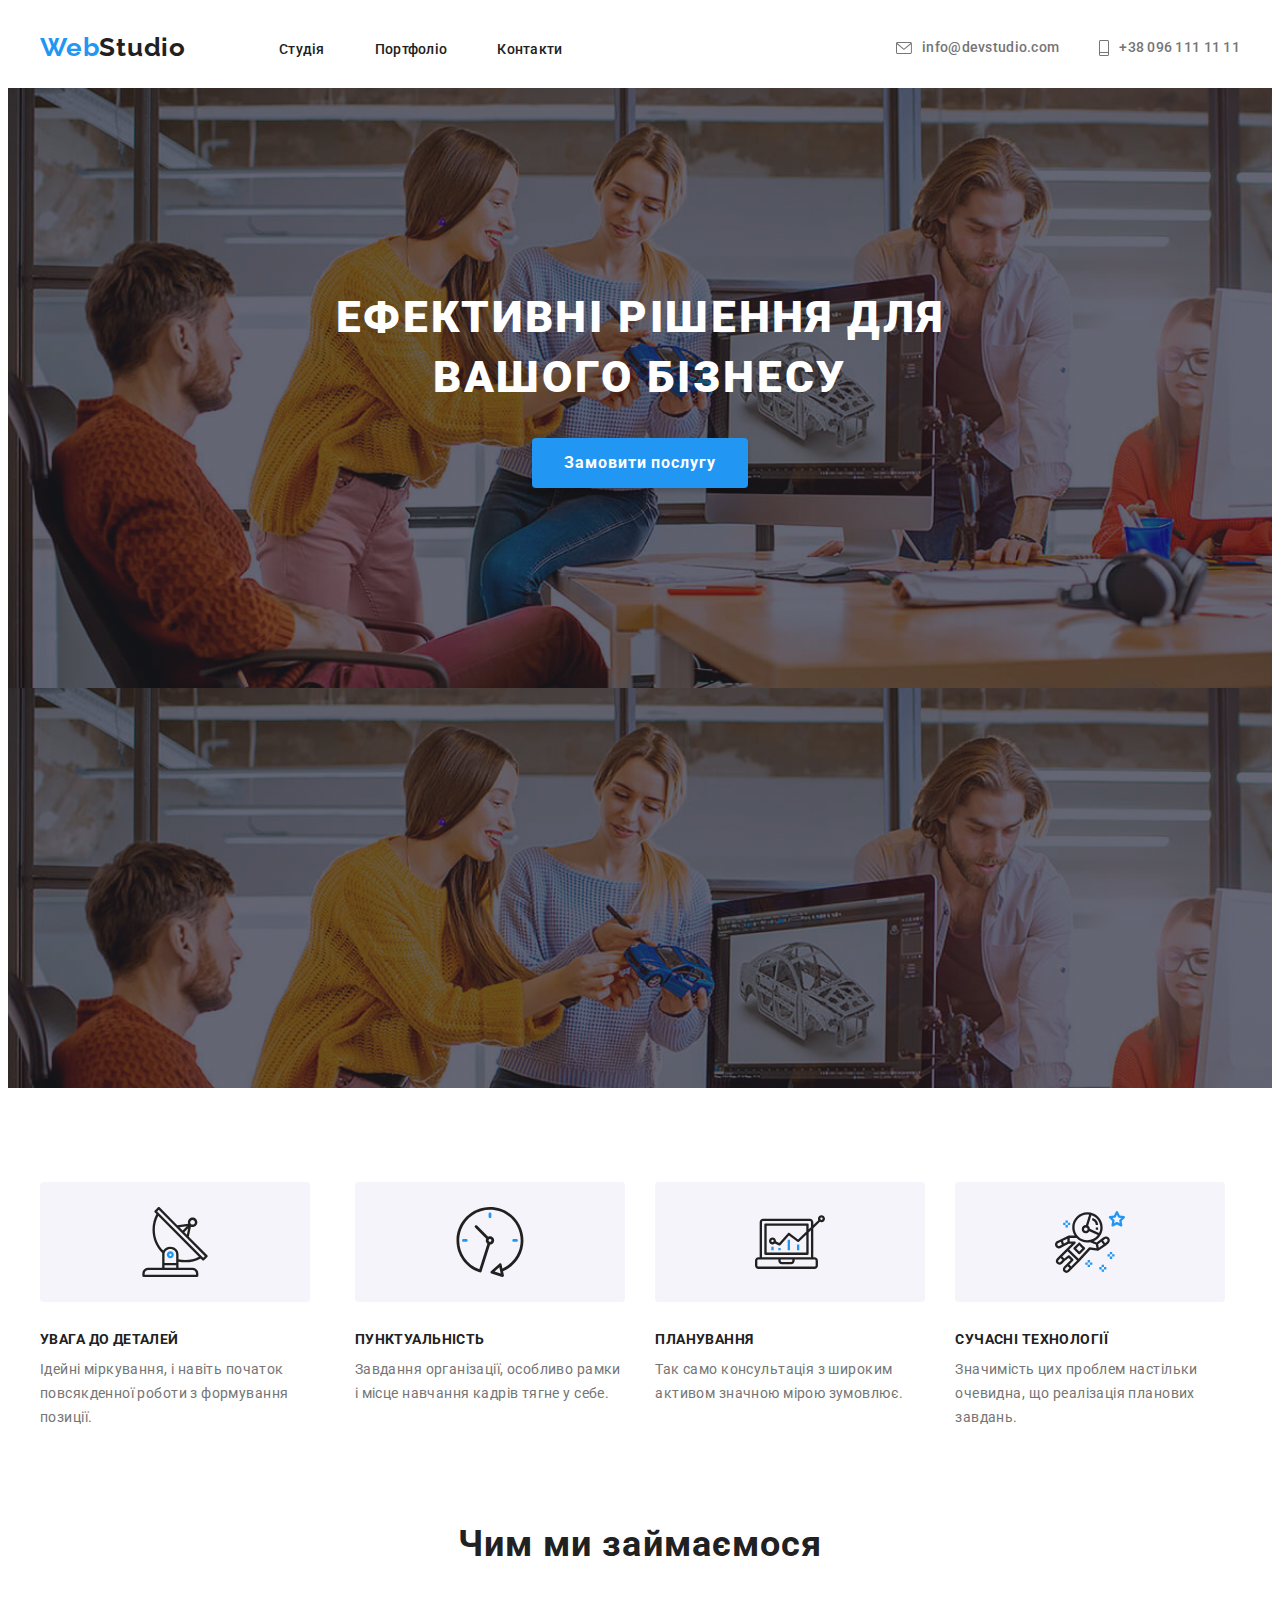
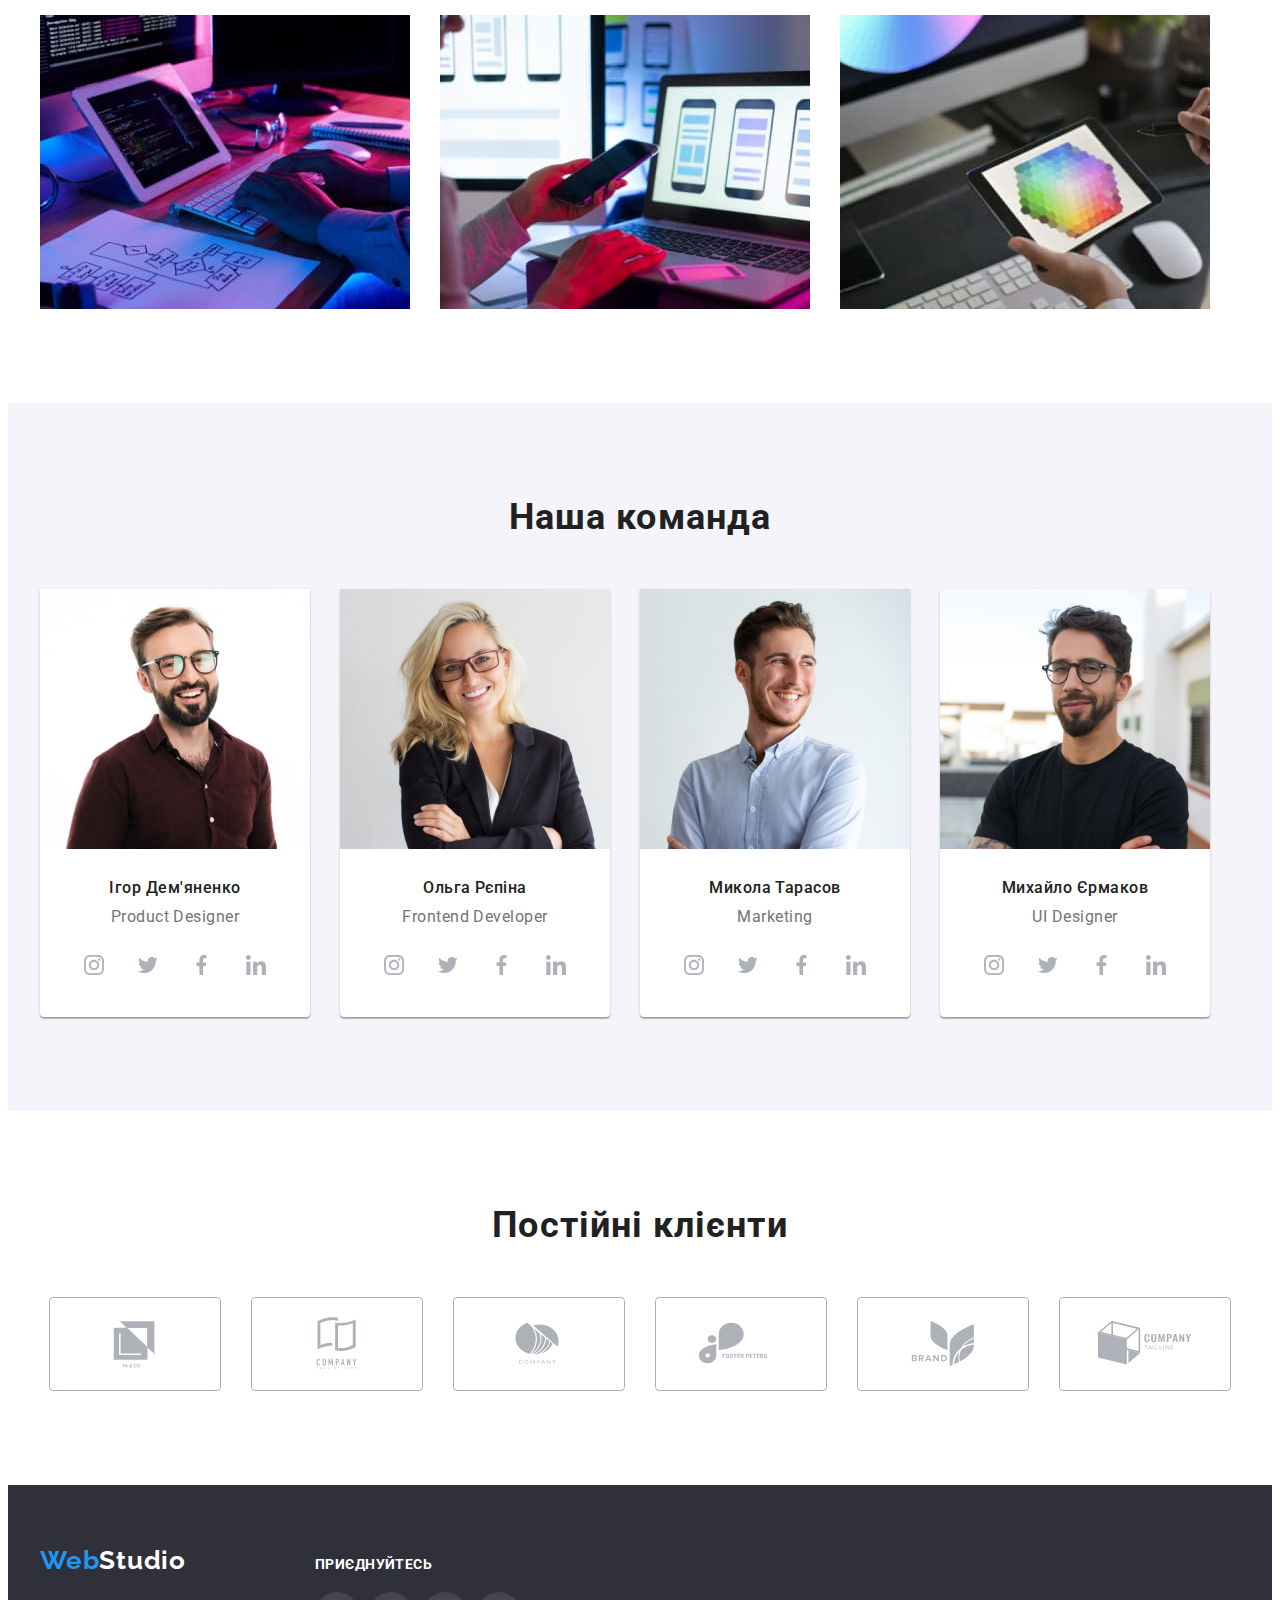
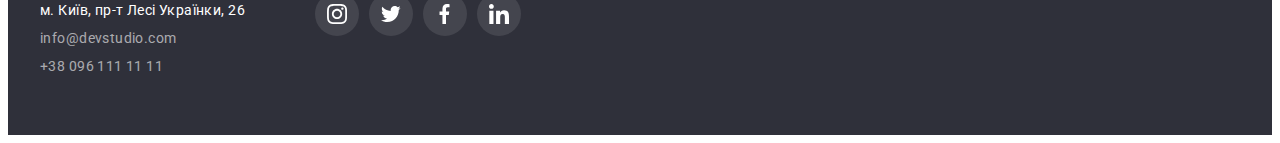
<file: index.html>
<!DOCTYPE html>
<html lang="uk">
  <head>
    <meta charset="UTF-8">
    <meta http-equiv="X-UA-Compatible" content="IE=edge">
    <meta name="viewport" content="width=device-width, initial-scale=1.0">
    <title>Студія</title>
    <link rel="preconnect" href="https://fonts.googleapis.com">
    <link rel="preconnect" href="https://fonts.gstatic.com" crossorigin>
    <link
        href="https://fonts.googleapis.com/css2?family=Raleway:wght@700&family=Roboto:wght@400;500;700;900&display=swap"
        rel="stylesheet">
    <link rel="stylesheet" href="https://cdnjs.cloudflare.com/ajax/libs/modern-normalize/1.1.0/modern-normalize.min.css" integrity="sha512-wpPYUAdjBVSE4KJnH1VR1HeZfpl1ub8YT/NKx4PuQ5NmX2tKuGu6U/JRp5y+Y8XG2tV+wKQpNHVUX03MfMFn9Q==" crossorigin="anonymous" referrerpolicy="no-referrer" />
    <link rel="stylesheet" href="./css/styles.css" />
  </head>
  <body class="body">

   <!-------------------------- Header *** Меню навігації ------------------------->

     <header>
      <div class="container header-container">
      <nav class="header-nav">
        <a class="logo" href="index.html"><span class="logo-span">Web</span>Studio </a>
            <ul class="site-nav list">
        <li><a class="menu-link" href="./index.html">Студія</a></li>
        <li><a class="menu-link" href="./portfolio.html">Портфоліо</a></li>
        <li><a class="menu-link" href="">Контакти</a></li>
      </ul>
      </nav>

      <ul class="contacts list">
        <li><a class="header-contacts-link" href="mailto:info@devstudio.com">
          <svg class="icon" width="16" height="12">
            <use href="./images/sprite.svg#icon-envelope"></use>
          </svg>
          info@devstudio.com</a></li>
        <li><a class="header-contacts-link" href="tel:+380961111111">
          <svg class="icon" width="10" height="16">
            <use href="./images/sprite.svg#icon-mobile"></use>
          </svg>
          +38 096 111 11 11</a></li>
      </ul>
      </div>
    </header>

    <main>
      <!---------------------- Ефективні рішення ---------------------->

      <section class="section section-hero">
        <h1 class="section-heading">Ефективні рішення для вашого бізнесу</h1>
        <button class="btn-order" type="button">Замовити послугу</button>
      </section>
      
      <!-------------- Benefits-list *** Увага до деталей -------------->
      
      <section class="section benefits">
        <div class="container">
        <ul class="benefits-list">
          <li>
            <div class="icon-benefits">
            <svg class="icon-svg">
            <use href="./images/sprite.svg#icon-antenna"></use>
          </svg>
          </div>
            <h2 class="title">УВАГА ДО ДЕТАЛЕЙ</h2>
            <p class="text">
              Ідейні міркування, і навіть початок повсякденної роботи з
              формування позиції.
            </p>
          </li>
          <li>
            <div class="icon-benefits">
            <svg class="icon-svg">
            <use href="./images/sprite.svg#icon-clock"></use>
          </svg>
          </div>
            <h2 class="title">ПУНКТУАЛЬНІСТЬ</h2>
            <p class="text">
              Завдання організації, особливо рамки і місце навчання кадрів тягне
              у себе.
            </p>
          </li>
          <li>
            <div class="icon-benefits">
            <svg class="icon-svg">
            <use href="./images/sprite.svg#icon-diagram"></use>
          </svg>
          </div>
            <h2 class="title">ПЛАНУВАННЯ</h2>
            <p class="text">
              Так само консультація з широким активом значною мірою зумовлює.
            </p>
          </li>
          <li>
            <div class="icon-benefits">
            <svg class="icon-svg">
            <use href="./images/sprite.svg#icon-astronaut"></use>
          </svg>
          </div>
            <h2 class="title">СУЧАСНІ ТЕХНОЛОГІЇ</h2>
            <p class="text">
              Значимість цих проблем настільки очевидна, що реалізація планових
              завдань.
            </p>
          </li>
        </ul>
      </div>
      </section>

      <!--------------------- Чим ми займаємося --------------------------->

      <section class="section">
        <div class="container">
        <h2 class="heading-text">Чим ми займаємося</h2>
        <ul class="work-list">
          <li>
            <img src="./images/photo1.jpg" alt="набір тексту" width="370" />
          </li>
          <li><img src="./images/photo2.jpg" alt="смартфон" width="370" /></li>
          <li><img src="./images/photo3.jpg" alt="планшет" width="370" /></li>
        </ul>
        </div>
      </section>

      <!---------------------- Наша команда ------------------------------->

      <section class="section team-section">
        <div class="container ">
        <h2 class="heading-text">Наша команда</h2>
        <ul class="team">
          <li class="team-list">
            <img class="img-contact"
                src="./images/product.jpg"
                alt="Чоловік в коричневій сорочці"
                width="270"
              />
               <h3 class="team-name">Ігор Дем'яненко</h3>
                <p class="job-title">Product Designer</p>
                <!-- Соц мережі картка 1 -->

                <ul class="team-links">
                  <li>
                    <a class="contacts-link" href="">
                      <svg class="icon-team" width="20" height="20">
                      <use href="./images/sprite.svg#icon-instagram"></use>
                      </svg>
                    </a>
                  </li>
                  <li>
                    <a class="contacts-link" href="">
                      <svg class="icon-team" width="20" height="16.25">
                      <use href="./images/sprite.svg#icon-twitter"></use>
                      </svg>
                    </a>
                  </li class="team-links-list">
                  <li>
                    <a class="contacts-link" href="">
                      <svg class="icon-team" width="10" height="20">
                      <use href="./images/sprite.svg#icon-facebook"></use>
                      </svg>
                    </a>
                  </li>
                  <li>
                    <a class="contacts-link" href="">
                      <svg class="icon-team" width="20" height="20">
                      <use href="./images/sprite.svg#icon-linkedin"></use>
                      </svg>
                    </a>
                  </li>
                </ul>
               </li>
          <li class="team-list">
            <img class="img-contact"
                src="./images/frontend.jpg"
                alt="Жінка в окулярах"
                width="270"
              />
               <h3 class="team-name">Ольга Рєпіна</h3>
                <p class="job-title">Frontend Developer</p>
                <!-- Соц мережі картка 2 -->
                <ul class="team-links">
                  <li>
                    <a class="contacts-link" href="">
                      <svg class="icon-team" width="20" height="20">
                      <use href="./images/sprite.svg#icon-instagram"></use>
                      </svg>
                    </a>
                  </li>
                  <li>
                    <a class="contacts-link" href="">
                      <svg class="icon-team" width="20" height="16.25">
                      <use href="./images/sprite.svg#icon-twitter"></use>
                      </svg>
                    </a>
                  </li class="team-links-list">
                  <li>
                    <a class="contacts-link" href="">
                      <svg class="icon-team" width="10" height="20">
                      <use href="./images/sprite.svg#icon-facebook"></use>
                      </svg>
                    </a>
                  </li>
                  <li>
                    <a class="contacts-link" href="">
                      <svg class="icon-team" width="20" height="20">
                      <use href="./images/sprite.svg#icon-linkedin"></use>
                      </svg>
                    </a>
                  </li>
                </ul>
               </li class="team-links-list">
          <li class="team-list">
            <img class="img-contact"
                src="./images/marketing.jpg"
                alt="Чоловік в світлій сорочці"
                width="270"
              />
               <h3 class="team-name">Микола Тарасов</h3>
                <p class="job-title">Marketing</p>
                <!-- Соц мережі картка 3 -->
                <ul class="team-links">
                  <li>
                    <a class="contacts-link" href="">
                      <svg class="icon-team" width="20" height="20">
                      <use href="./images/sprite.svg#icon-instagram"></use>
                      </svg>
                    </a>
                  </li>
                  <li>
                    <a class="contacts-link" href="">
                      <svg class="icon-team" width="20" height="16.25">
                      <use href="./images/sprite.svg#icon-twitter"></use>
                      </svg>
                    </a>
                  </li>
                  <li>
                    <a class="contacts-link" href="">
                      <svg class="icon-team" width="10" height="20">
                      <use href="./images/sprite.svg#icon-facebook"></use>
                      </svg>
                    </a>
                  </li>
                  <li>
                    <a class="contacts-link" href="">
                      <svg class="icon-team" width="20" height="20">
                      <use href="./images/sprite.svg#icon-linkedin"></use>
                      </svg>
                    </a>
                  </li>
                </ul>
              </li>
          <li class="team-list">
            <img class="img-contact"
                src="./images/designer.jpg"
                alt="Чоловік в чорній футболці"
                width="270"
              />
                <h3 class="team-name">Михайло Єрмаков</h3>
                <p class="job-title">UI Designer</p>
                <!-- Соц мережі картка 4 -->
                <ul class="team-links">
                  <li>
                    <a class="contacts-link" href="">
                      <svg class="icon-team" width="20" height="20">
                      <use href="./images/sprite.svg#icon-instagram"></use>
                      </svg>
                    </a>
                  </li>
                  <li>
                    <a class="contacts-link" href="">
                      <svg class="icon-team" width="20" height="16.25">
                      <use href="./images/sprite.svg#icon-twitter"></use>
                      </svg>
                    </a>
                  </li>
                  <li>
                    <a class="contacts-link" href="">
                      <svg class="icon-team" width="10" height="20">
                      <use href="./images/sprite.svg#icon-facebook"></use>
                      </svg>
                    </a>
                  </li>
                  <li>
                    <a class="contacts-link" href="">
                      <svg class="icon-team" width="20" height="20">
                      <use href="./images/sprite.svg#icon-linkedin"></use>
                      </svg>
                    </a>
                  </li>
                </ul>
               </li>
        </ul>
        </div>
      </section>
    </main>

    <!----------------------- Постійні клієнти ------------------------------>

    <section class="section">
      <div class="container">
      <h2 class="heading-text">Постійні клієнти</h2>
      <ul class="clients">
        <li>
            <a class="clients-list" href="">
              <svg class="icon-clients" width="106" height="60">
              <use href="./images/sprite.svg#icon-company1"></use>
              </svg>
            </a>
        </li>

        <li>
            <a class="clients-list" href="">
              <svg class="icon-clients" width="106" height="60">
              <use href="./images/sprite.svg#icon-company2"></use>
              </svg>
            </a>
        </li>

        <li>
            <a class="clients-list" href="">
              <svg class="icon-clients" width="106" height="60">
              <use href="./images/sprite.svg#icon-company3"></use>
              </svg>
            </a>
        </li>

        <li>
            <a class="clients-list" href="">
              <svg class="icon-clients" width="106" height="60">
              <use href="./images/sprite.svg#icon-company4"></use>
              </svg>
            </a>
        </li>

        <li>
            <a class="clients-list" href="">
              <svg class="icon-clients" width="106" height="60">
              <use href="./images/sprite.svg#icon-company5"></use>
              </svg>
            </a>
        </li>

        <li>
            <a class="clients-list" href="">
              <svg class="icon-clients" width="106" height="60">
              <use href="./images/sprite.svg#icon-company6"></use>
              </svg>
            </a>
        </li>
      </ul>

    </div>
    </section>

    <!----------------------- Футер-Контакти ----------------------------->

    <footer class="footer">
      <div class="container footer-contacts">
        <div class="webstudio-footer">
      <a class="logo-footer" href="index.html"><span class="logo-span">Web</span><span class="logo-studio">Studio</span> </a>
      <address class="address-container">
        <ul class="address-footer">
          <li><a class="footer-link-address" href="https://goo.gl/maps/NiQYcTYFRRt27G937">м. Київ, пр-т Лесі Українки, 26</a></li>
          <li><a class="footer-link-mail" href="mailto:info@devstudio.com">info@devstudio.com</a></li>
          <li><a class="footer-link-contacts" href="tel:+380961111111">+38 096 111 11 11</a></li>
        </ul>
      </address>
      </div>

      <div class="join">
        <h3>Приєднуйтесь</h3>
        <ul class="team-links">
                  <li>
                    <a class="footer-contacts-link" href="">
                      <svg class="icon-team" width="20" height="20">
                      <use href="./images/sprite.svg#icon-instagram"></use>
                      </svg>
                    </a>
                  </li>
                  <li>
                    <a class="footer-contacts-link" href="">
                      <svg class="icon-team" width="20" height="16.25">
                      <use href="./images/sprite.svg#icon-twitter"></use>
                      </svg>
                    </a>
                  </li>
                  <li>
                    <a class="footer-contacts-link" href="">
                      <svg class="icon-team" width="10" height="20">
                      <use href="./images/sprite.svg#icon-facebook"></use>
                      </svg>
                    </a>
                  </li>
                  <li>
                    <a class="footer-contacts-link" href="">
                      <svg class="icon-team" width="20" height="20">
                      <use href="./images/sprite.svg#icon-linkedin"></use>
                      </svg>
                    </a>
                  </li>
                </ul>
      </div>
      </div>
    </footer>
  
  </body>
</html>
</file>
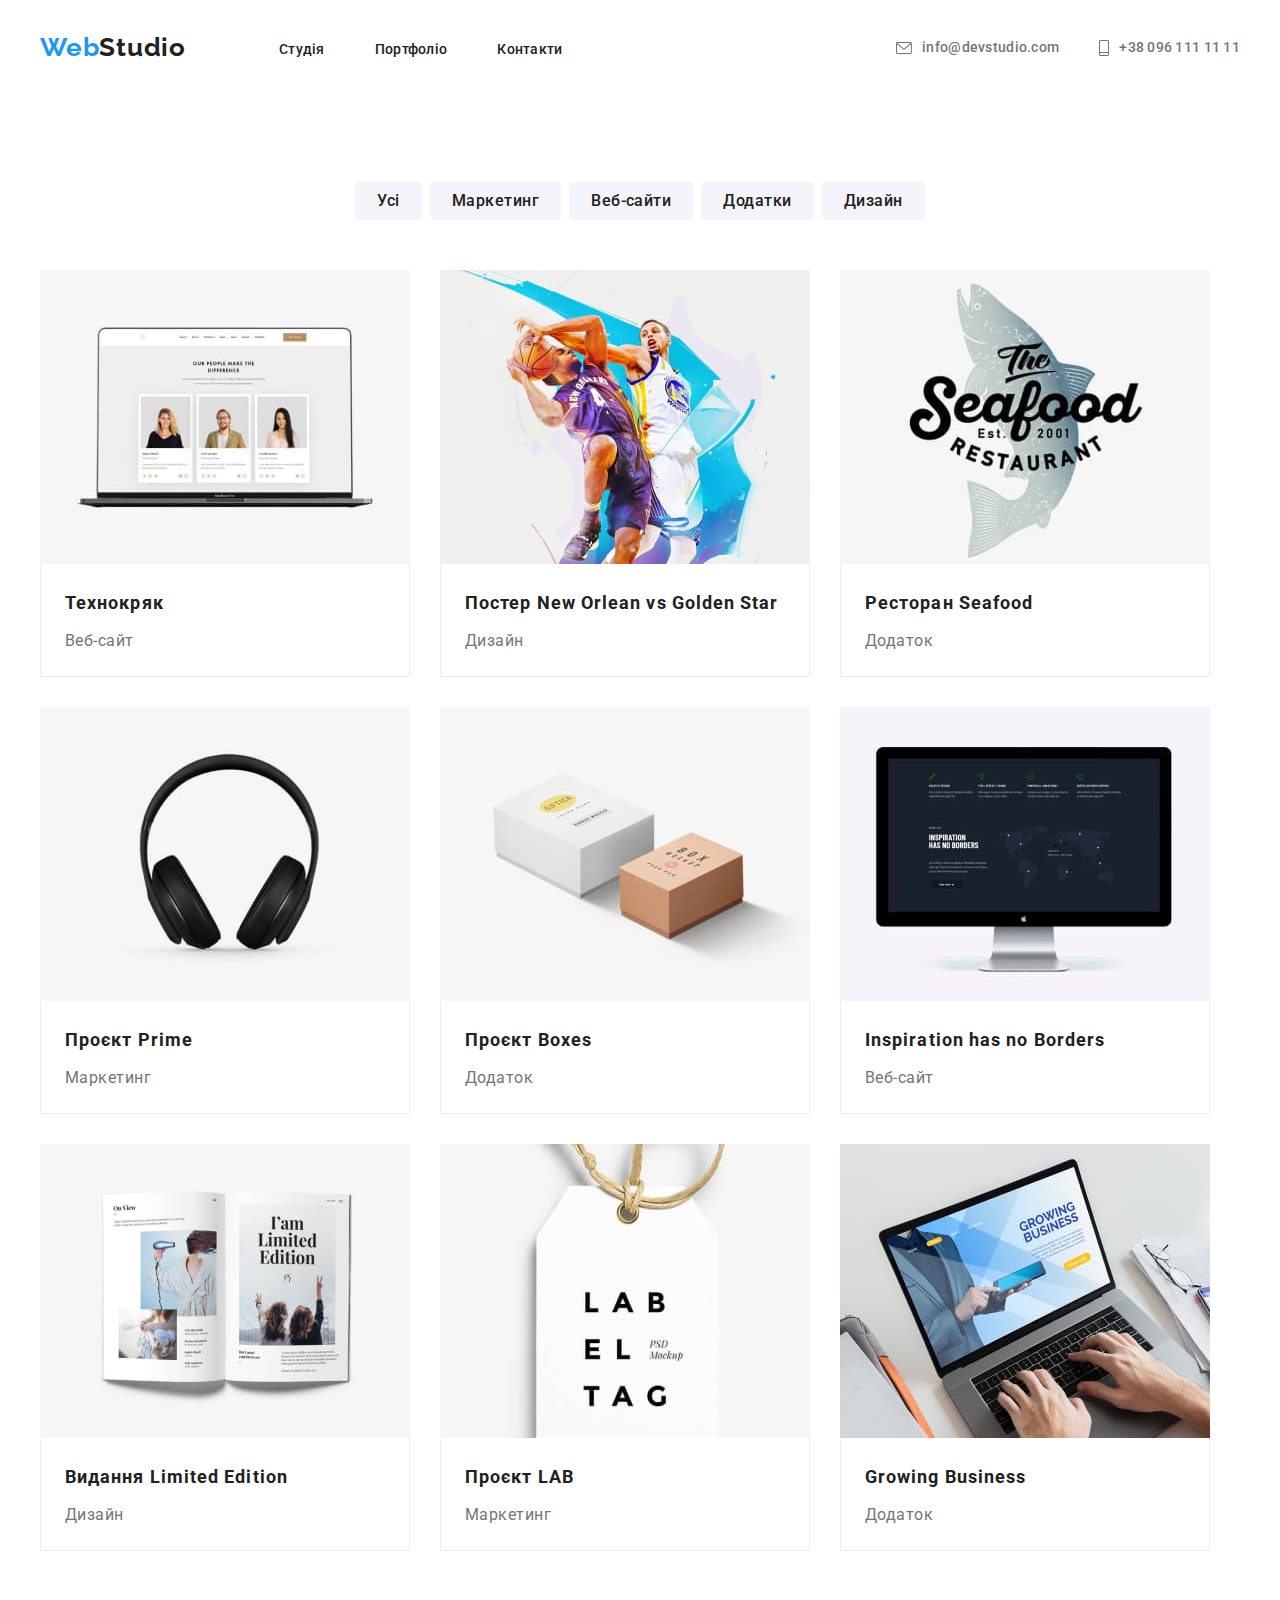
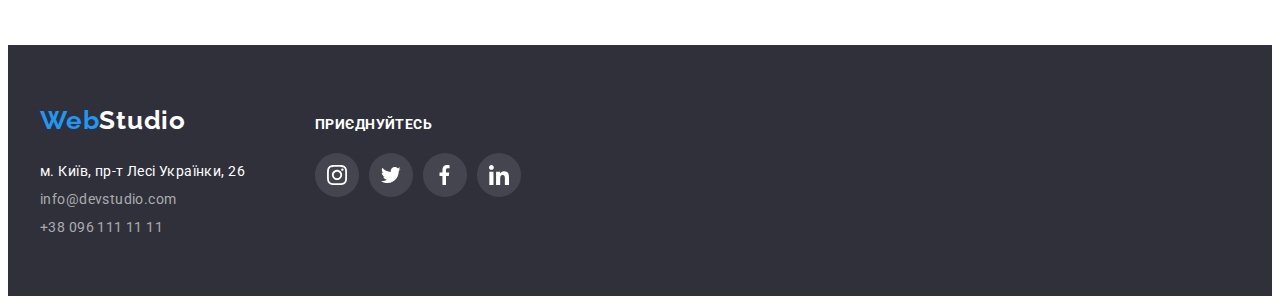
<file: portfolio.html>
<!DOCTYPE html>
<html lang="uk">
  <head>
    <meta charset="UTF-8">
    <meta http-equiv="X-UA-Compatible" content="IE=edge">
    <meta name="viewport" content="width=device-width, initial-scale=1.0">
    <title>Портфоліо</title>
    <link rel="preconnect" href="https://fonts.googleapis.com">
    <link rel="preconnect" href="https://fonts.gstatic.com" crossorigin>
    <link href="https://fonts.googleapis.com/css2?family=Raleway:wght@700&family=Roboto:wght@400;500;700;900&display=swap"
        rel="stylesheet">
    <link rel="stylesheet" href="https://cdnjs.cloudflare.com/ajax/libs/modern-normalize/1.1.0/modern-normalize.min.css" integrity="sha512-wpPYUAdjBVSE4KJnH1VR1HeZfpl1ub8YT/NKx4PuQ5NmX2tKuGu6U/JRp5y+Y8XG2tV+wKQpNHVUX03MfMFn9Q==" crossorigin="anonymous" referrerpolicy="no-referrer" />
    <link rel="stylesheet" href="./css/styles.css" />
  </head>
  <body>
<!-------------------------- Header *** Меню навігації ------------------------->

    <header>
      <div class="container header-container">
      <nav class="header-nav">
        <a class="logo" href="index.html"><span class="logo-span">Web</span>Studio </a>
            <ul class="site-nav list">
        <li><a class="menu-link" href="./index.html">Студія</a></li>
        <li><a class="menu-link" href="./portfolio.html">Портфоліо</a></li>
        <li><a class="menu-link" href="">Контакти</a></li>
      </ul>
      </nav>

      <ul class="contacts list">
        <li><a class="header-contacts-link" href="mailto:info@devstudio.com">
          <svg class="icon" width="16" height="12">
            <use href="./images/sprite.svg#icon-envelope"></use>
          </svg>
          info@devstudio.com</a></li>
        <li><a class="header-contacts-link" href="tel:+380961111111">
          <svg class="icon" width="10" height="16">
            <use href="./images/sprite.svg#icon-mobile"></use>
          </svg>
          +38 096 111 11 11</a></li>
      </ul>
      </div>
    </header>
    
    <main>
      <!-------------------------- Filter *** Фільтри - 5 кнопок -------------------------------->
       <section class="section">     
      <div class="container">
        <ul class="filter">
          <li><button class="button" type="button">Усі</button></li>
          <li><button class="button" type="button">Маркетинг</button></li>
          <li><button class="button" type="button">Веб-сайти</button></li>
          <li><button class="button" type="button">Додатки</button></li>
          <li><button class="button" type="button">Дизайн</button></li>
        </ul>
      

      <!-------------------------------- Portfolio ------------------------------------------->

        <ul class="portfolio">
          <li class="portfolio-item">
            <a class="portfolio-link" href="#">
            <!-- Картинка 1 -->
              <img
                src="./images/tehnocryak.jpg"
                alt="Ноутбук"
                width="370">
                <div class="portfolio-name">
                <h2>Технокряк</h2>
                <p class="portfolio-text">Веб-сайт</p>
                </div>
              </a>
            </li>
          <li class="portfolio-item">
            <a class="portfolio-link" href="#">
            <!-- Картинка 2 -->
              <img
                src="./images/poster.jpg"
                alt="Два баскетболісти у стрибку"
                width="370">
                <div class="portfolio-name">
              <h2>Постер New Orlean vs Golden Star</h2>
                <p class="portfolio-text">Дизайн</p>
                </div>
              </a>  
              </li>
          <li class="portfolio-item">
            <a class="portfolio-link" href="#">
                <!-- Картинка 3 -->
                <img
                src="./images/restaurant.jpg"
                alt="Лого ресторану морської їжі"
                width="370">
                <div class="portfolio-name">
                <h2>Ресторан Seafood</h2>
                <p class="portfolio-text">Додаток</p>
                </div>
              </a>          
              </li>
          <li class="portfolio-item">
            <a class="portfolio-link" href="#">
            <!-- Картинка 4 -->
                <img
                src="./images/prime.jpg"
                alt="Навушники"
                width="370">
                <div class="portfolio-name">
                <h2>Проєкт Prime</h2>
                <p class="portfolio-text">Маркетинг</p>
                </div>
              </a>          
              </li>
          <li class="portfolio-item">
            <a class="portfolio-link" href="#">
            <!-- Картинка 5 -->
                          <img
                src="./images/boxes.jpg"
                alt="Дві коробки"
                width="370">
                <div class="portfolio-name">
                <h2>Проєкт Boxes</h2>
                <p class="portfolio-text">Додаток</p>
                </div>
              </a>          
              </li>
          <li class="portfolio-item">
            <a class="portfolio-link" href="#">
            <!-- Картинка 6 -->
                          <img
                src="./images/borders.jpg"
                alt="Моноблок"
                width="370">
                <div class="portfolio-name">
              <h2>Inspiration has no Borders</h2>
                <p class="portfolio-text">Веб-сайт</p>
                </div>
              </a>          
              </li>
          <li class="portfolio-item">
            <a class="portfolio-link" href="#">
            <!-- Картинка 7 -->
                          <img
                src="./images/edition.jpg"
                alt="Моноблок"
                width="370">
                <div class="portfolio-name">
                              <h2>Видання Limited Edition</h2>
                <p class="portfolio-text">Дизайн</p>
                </div>
              </a>          
              </li>
              <li class="portfolio-item">
                <a class="portfolio-link" href="#">
            <!-- Картинка 8 -->
                          <img
                src="./images/lab.jpg"
                alt="Моноблок"
                width="370">
                <div class="portfolio-name">
                <h2>Проєкт LAB</h2>
                <p class="portfolio-text">Маркетинг</p>
                </div>
              </a>
              </li>
              <li class="portfolio-item">
              <a class="portfolio-link" href="#">
            <!-- Картинка 9 -->
              <img
                src="./images/business.jpg"
                alt="Моноблок"
                width="370">
                <div class="portfolio-name">
              <h2>Growing Business</h2>
                <p class="portfolio-text">Додаток</p>
                </div>
              </a>             
          </li>
        </ul>
        </div>
        </section>
        </main>

    <!----------------------- Футер-Контакти ----------------------------->

    <footer class="footer">
      <div class="container footer-contacts">
        <div class="webstudio-footer">
      <a class="logo-footer" href="index.html"><span class="logo-span">Web</span><span class="logo-studio">Studio</span> </a>
      <address class="address-container">
        <ul class="address-footer">
          <li><a class="footer-link-address" href="https://goo.gl/maps/NiQYcTYFRRt27G937">м. Київ, пр-т Лесі Українки, 26</a></li>
          <li><a class="footer-link-mail" href="mailto:info@devstudio.com">info@devstudio.com</a></li>
          <li><a class="footer-link-contacts" href="tel:+380961111111">+38 096 111 11 11</a></li>
        </ul>
      </address>
      </div>

      <div class="join">
        <h3>Приєднуйтесь</h3>
        <ul class="team-links">
                  <li>
                    <a class="footer-contacts-link" href="">
                      <svg class="icon-team" width="20" height="20">
                      <use href="./images/sprite.svg#icon-instagram"></use>
                      </svg>
                    </a>
                  </li>
                  <li>
                    <a class="footer-contacts-link" href="">
                      <svg class="icon-team" width="20" height="16.25">
                      <use href="./images/sprite.svg#icon-twitter"></use>
                      </svg>
                    </a>
                  </li>
                  <li>
                    <a class="footer-contacts-link" href="">
                      <svg class="icon-team" width="10" height="20">
                      <use href="./images/sprite.svg#icon-facebook"></use>
                      </svg>
                    </a>
                  </li>
                  <li>
                    <a class="footer-contacts-link" href="">
                      <svg class="icon-team" width="20" height="20">
                      <use href="./images/sprite.svg#icon-linkedin"></use>
                      </svg>
                    </a>
                  </li>
                </ul>
      </div>
      </div>
    </footer>
    
  </body>
</html>
</file>
<file: css/styles.css>
/* Колір основного фону #F5F5F5 */
/* Колір основного тексту (чорний) #212121 */
/* Акцент (синій) #2196F3 */

:root {
  --primary-text-color: #212121;
  --secondary-text-color: #757575;
  --title-text-color: #212121;
  --text-heading: #ffffff;
  --accent-color: #2196f3;
  --logo-span: #2196f3;
  --btn-background-light: #f5f4fa;
  --btn-background: #2196f3;
  --active-btn: #188ce8;
  --body-font: "Roboto", sans-serif;
  --background-section: #2f303a;
  --team-list-background-color: #ffffff;
  --header-background-color: #ffffff;
  --icon-color: #AFB1B8;
}

body {
  background-color: #ffffff;
  color: var(--primary-text-color);
  font-family: var(--body-font);
}

ul {
  margin: 0;
  padding: 0;
  list-style: none;
}

figure {
  margin: 0;
}

h1,
h2, 
h3, 
h4, 
h5, 
h6
  {
  margin-top: 0;
}

p {
  margin-top: 0;
  margin-bottom: 0;
}

img {
	display: block;
	max-width: 100%;
	height: auto;
}

button {
  font-family: inherit;
  cursor: pointer;
}

/* -------------------------- Header *** Меню навігації ------------------------- */

.container {
  width: 1200px;
  padding-left: 15px;
  padding-right: 15px;
  margin-left: auto;
  margin-right: auto;
  }

  .header-container {
    display: flex;
    background-color: var(--header-background-color);
   }

   .line {
    border-bottom: 1px solid #ECECEC;
   }

.contacts {
  display: flex;
  margin-left: auto;
  gap: 40px;
  align-items: center;
  }

.site-nav {
  display: flex;
  gap: 50px;
  }

.header-nav {
  display: flex;
  align-items: center;
}



.logo {
  margin-right: 93px;
  padding-top: 24px;
  padding-bottom: 25px;
  font-family: "Raleway";
  font-weight: 700;
  font-size: 26px;
  line-height: 1.2;
  letter-spacing: 0.03em;
  color: var(--logo-color);
  text-decoration: none;
}

.logo-span {
  color: var(--logo-span);
}

.site-nav a:hover {
  color: var(--accent-color);
}

.menu-link {
  padding-top: 32px;
  padding-bottom: 32px;
  font-weight: 500;
  font-size: 14px;
  line-height: 1.14;
  letter-spacing: 0.02em;
  color: inherit;
  text-decoration: none;
}


.header-contacts-link:hover {
  color: var(--accent-color);
}

.header-contacts-link {
  display: flex;
  align-items: center;
  justify-content: center;
  text-decoration: none;
      
  font-weight: 500;
  font-size: 14px;
  line-height: 1.14;
  letter-spacing: 0.02em;
  color: var(--secondary-text-color);
  text-decoration: none;
}

.contacts a:hover,
.contacts a:focus {
  color: var(--accent-color);
}

.phone-number {
  color: var(--secondary-text-color);
}

.phone-number:hover,
.phone-number:focus {
  color: var(--accent-color);
}

/* ---------------------- Ефективні рішення ---------------------- */

.section {
padding-top: 94px;
padding-bottom: 94px;
}

.section-hero {
  height: 600px;
  max-width: 1600px;
  background-image: linear-gradient(
    rgba(47, 48, 58, 0.4),
    rgba(47, 48, 58, 0.4)
    ),
   url(../images/hero-photo.jpg);
  margin-left: auto;
  margin-right: auto;

  text-align: center;
  padding: 200px 0;
  background-color: var(--background-section);
}

.section-heading {
  margin: 0 auto 30px;
  max-width: 690px;
  font-weight: 900;
  font-size: 44px;
  line-height: 1.36;
  text-align: center;
  letter-spacing: 0.06em;
  text-transform: uppercase;
  color: var(--text-heading);
}

.btn-order {
  padding: 10px 32px;
  box-shadow: 0px 4px 4px rgba(0, 0, 0, 0.15);
  border-radius: 4px;
  border: none;
  font-weight: 700;
  font-size: 16px;
  line-height: 1.88;
  text-align: center;
  letter-spacing: 0.06em;
  color: var(--text-heading);
  background-color: var(--btn-background);
  border: none;
}

.btn-order:hover,
.btn-order:focus {
  background-color: var(--active-btn);
}

/* -------------- Benefits-list *** Увага до деталей -------------- */

.icon-benefits {
  justify-content:center;
  align-items: center;
  display: flex;
  width: 270px;
  height: 120px;
  margin-bottom: 30px;
  background-color: #F5F4FA;
  border-radius: 4px;
}

.icon-svg {
  width: 70px;
  height: 70px;
}

.benefits-list {
  display: flex;
  gap: 30px;
}

.benefits-list .title {
  margin-bottom: 10px;
  font-weight: 700;
  font-size: 14px;
  line-height: 1.14;
  letter-spacing: 0.03em;
  text-transform: uppercase var(--primary-text-color);
}

.benefits-list .text {
  font-size: 14px;
  line-height: 1.7;
  letter-spacing: 0.03em;
  color: var(--secondary-text-color);
}

/* --------------------- Чим ми займаємося --------------------------- */

.work-list {
  display: flex;
  gap: 30px;
}

.benefits {
  padding-bottom: 0;
}

.heading-text {
  margin-bottom: 50px;
  font-weight: 700;
  font-size: 36px;
  line-height: 1.16;
  text-align: center;
  letter-spacing: 0.03em;
}

/* ---------------------- Наша команда ----------------------------- */

.team {
  display: flex;
  gap: 30px;
}

.team-section {
  background-color: #F5F4FA;
  }

.team-list {
  padding-bottom: 30px;
  width: 270px;
  background-color: var(--team-list-background-color);
  box-shadow: 0px 1px 3px rgba(0, 0, 0, 0.12), 0px 1px 1px rgba(0, 0, 0, 0.14), 0px 2px 1px rgba(0, 0, 0, 0.2);
  border-radius: 0px 0px 4px 4px;
  text-align: center
}

.team-name {
  margin-bottom: 10px;
  font-family: "Roboto";
  font-weight: 500;
  font-size: 16px;
  line-height: 1.18;
  letter-spacing: 0.03em;
  color: var(--primary-text-color);
}

.img-contact {
  margin-bottom: 30px;
}

.job-title {
  margin-bottom: 16px;
  font-size: 16px;
  line-height: 1.18;
  letter-spacing: 0.03em;
  color: var(--secondary-text-color);
}

.team-links {
  display: flex;
  gap: 10px;
  justify-content:center;
    }

    .contacts-link {
      display: flex;
      align-items: center;
      justify-content: center;
      text-decoration: none;
      width: 44px;
      height: 44px;
      border-radius: 50%;
      color: var(--icon-color);
    }

      .contacts-link:hover 
     {
      border-radius: 50%;
      background-color: var(--accent-color);
      color: #FFFFFF;
    }

      .icon-team {
      width: 20px;
      height: 20px;
      align-items: center;
      fill: currentColor;
      }

      /*----------------------- Постійні клієнти ------------------------------*/

      .clients {
        display: flex;
        gap: 30px;
        justify-content:center;
      }

      .clients-list {
        display: flex;
        align-items: center;
        justify-content: center;
        width: 170px;
        height: 92px;
        fill: var(--icon-color);
        border: 1px solid #AFB1B8;
        border-radius: 4px;
      }

      .clients-list:hover {
        fill: var(--accent-color);
        border: 1px solid var(--accent-color);
      }

/* ------------------------- Футер-Контакти -------------------------- */

.footer {
  background-color: var(--background-section);
  padding: 60px 0;
} 

.webstudio-footer {
  margin-right: 70px;
 

}

.footer-contacts {
  display: flex;
  align-items: baseline;
  background-color: var(--background-section);
}

.logo-footer {
  font-family: "Raleway";
  font-weight: 700;
  font-size: 26px;
  line-height: 1.19;
  letter-spacing: 0.03em;
  color: var(--logo-color);
  text-decoration: none;
}

.logo-studio {
  font-family: "Raleway";
  font-weight: 700;
  font-size: 26px;
  line-height: 1.19;
  letter-spacing: 0.03em;
  color: var(--text-heading);
  text-decoration: none;
}

.address-container {
  margin-top: 28px;
}

.footer-link-address {
  color: var(--text-heading);
  font-style: normal;
  text-decoration: none;
  font-size: 14px;
  line-height: 1.14;
  letter-spacing: 0.03em;
}

.footer-link-address:hover,
.footer-link-address:focus {
  color: var(--accent-color);
}

.footer-link-contacts {
  color: rgba(255, 255, 255, 0.6);
  font-style: normal;
  text-decoration: none;
  font-size: 14px;
  line-height: 1.14;
  letter-spacing: 0.03em;
}

.footer-link-contacts:hover,
.footer-link-contacts:focus {
  color: var(--accent-color);
}

.footer-link-mail {
  color: rgba(255, 255, 255, 0.6);
  font-style: normal;
  text-decoration: none;
  font-size: 14px;
  line-height: 1.14;
  letter-spacing: 0.03em;
}

.footer-link-mail:hover,
.footer-link-mail:focus {
  color: var(--accent-color);
}

.address-footer {
  display: flex;
  flex-direction:column;
  gap: 12px;
  font-size: 14px;
  line-height: 1.14;
}

.icon {
  fill: currentColor;
  margin-right: 10px;
  padding: 0;
  margin-bottom: 0;
}

/* -----------------Приєднуйтесь---------------------- */

.join h3 {
margin-bottom: 20px;
font-family: 'Roboto';
font-style: normal;
font-weight: 700;
font-size: 14px;
line-height: 1.14;
letter-spacing: 0.03em;
text-transform: uppercase;
color: var(--text-heading);
}

.footer-contacts-link {
  display: flex;
  align-items: center;
  justify-content: center;
  text-decoration: none;
  background-color: rgba(255, 255, 255, 0.1);
  width: 44px;
  height: 44px;
  border-radius: 50%;
    
  font-weight: 500;
  font-size: 14px;
  line-height: 1.14;
  letter-spacing: 0.02em;
  color: var(--text-heading);

  text-decoration: none;
}

.footer-contacts-link:hover,
footer-contacts-link:focus {
  background-color: var(--accent-color);
  width: 44px;
  height: 44px;
  border-radius: 50%;
}



/*-------------------------------------------- PORTFOLIO ------------------------------------------------------*/

/* -------------------------- Filter *** Фільтри - 5 кнопок ------------------------------- */

.filter {
  display: flex;
  justify-content: center;
  gap: 8px;
  margin-bottom: 50px;
}

.button {
  padding: 6px 22px;
  color: var(--primary-text-color);
  background-color: var(--btn-background-light);
  font-family: inherit;
  font-weight: 500;
  font-size: 16px;
  line-height: 1.62;
  letter-spacing: 0.03em;
  border: none;
  border-radius: 4px;
}
.button:hover,
.button:focus {
  color: var(--text-heading);
  background-color: var(--active-btn);
  box-shadow: 0px 3px 1px rgba(0, 0, 0, 0.1), 0px 1px 2px rgba(0, 0, 0, 0.08), 0px 2px 2px rgba(0, 0, 0, 0.12);
}

/* -------------------------------- Portfolio ------------------------------------------- */

.portfolio {
  display: flex;
  flex-wrap: wrap;
  gap: 30px;
  flex-basis: calc((100% - 30px) / 3);
}

.portfolio-item {
  width: 370px;
  background: #FFFFFF;
  }

  .portfolio-item:hover, 
  .portfolio-item:focus {
    box-shadow: 0px 1px 1px rgba(0, 0, 0, 0.12), 0px 4px 4px rgba(0, 0, 0, 0.06), 1px 4px 6px rgba(0, 0, 0, 0.16);
  }

.portfolio-link {
  text-decoration: none;
}

.portfolio-name {
  padding: 20px 24px;
  border-left: 1px solid #EEEEEE;
  border-right: 1px solid #EEEEEE;
  border-bottom: 1px solid #EEEEEE;

}

.portfolio-text {
font-weight: 400;
font-size: 16px;
line-height: 1.88;
letter-spacing: 0.03em;
color: var(--secondary-text-color);
text-decoration: none;
}

.portfolio-name > h2 {
  margin-bottom: 4px;
  font-weight: 700;
  font-size: 18px;
  line-height: 2.1;
  letter-spacing: 0.06em;
  color: var(--primary-text-color);
}

/* .portfolio-link > p {
  font-size: 16px;
  line-height: 1.88;
  letter-spacing: 0.03em;
  
} */
.portfolio-link:hover,
.portfolio-link:hover {
  color: var(--accent-color);
}
</file>
